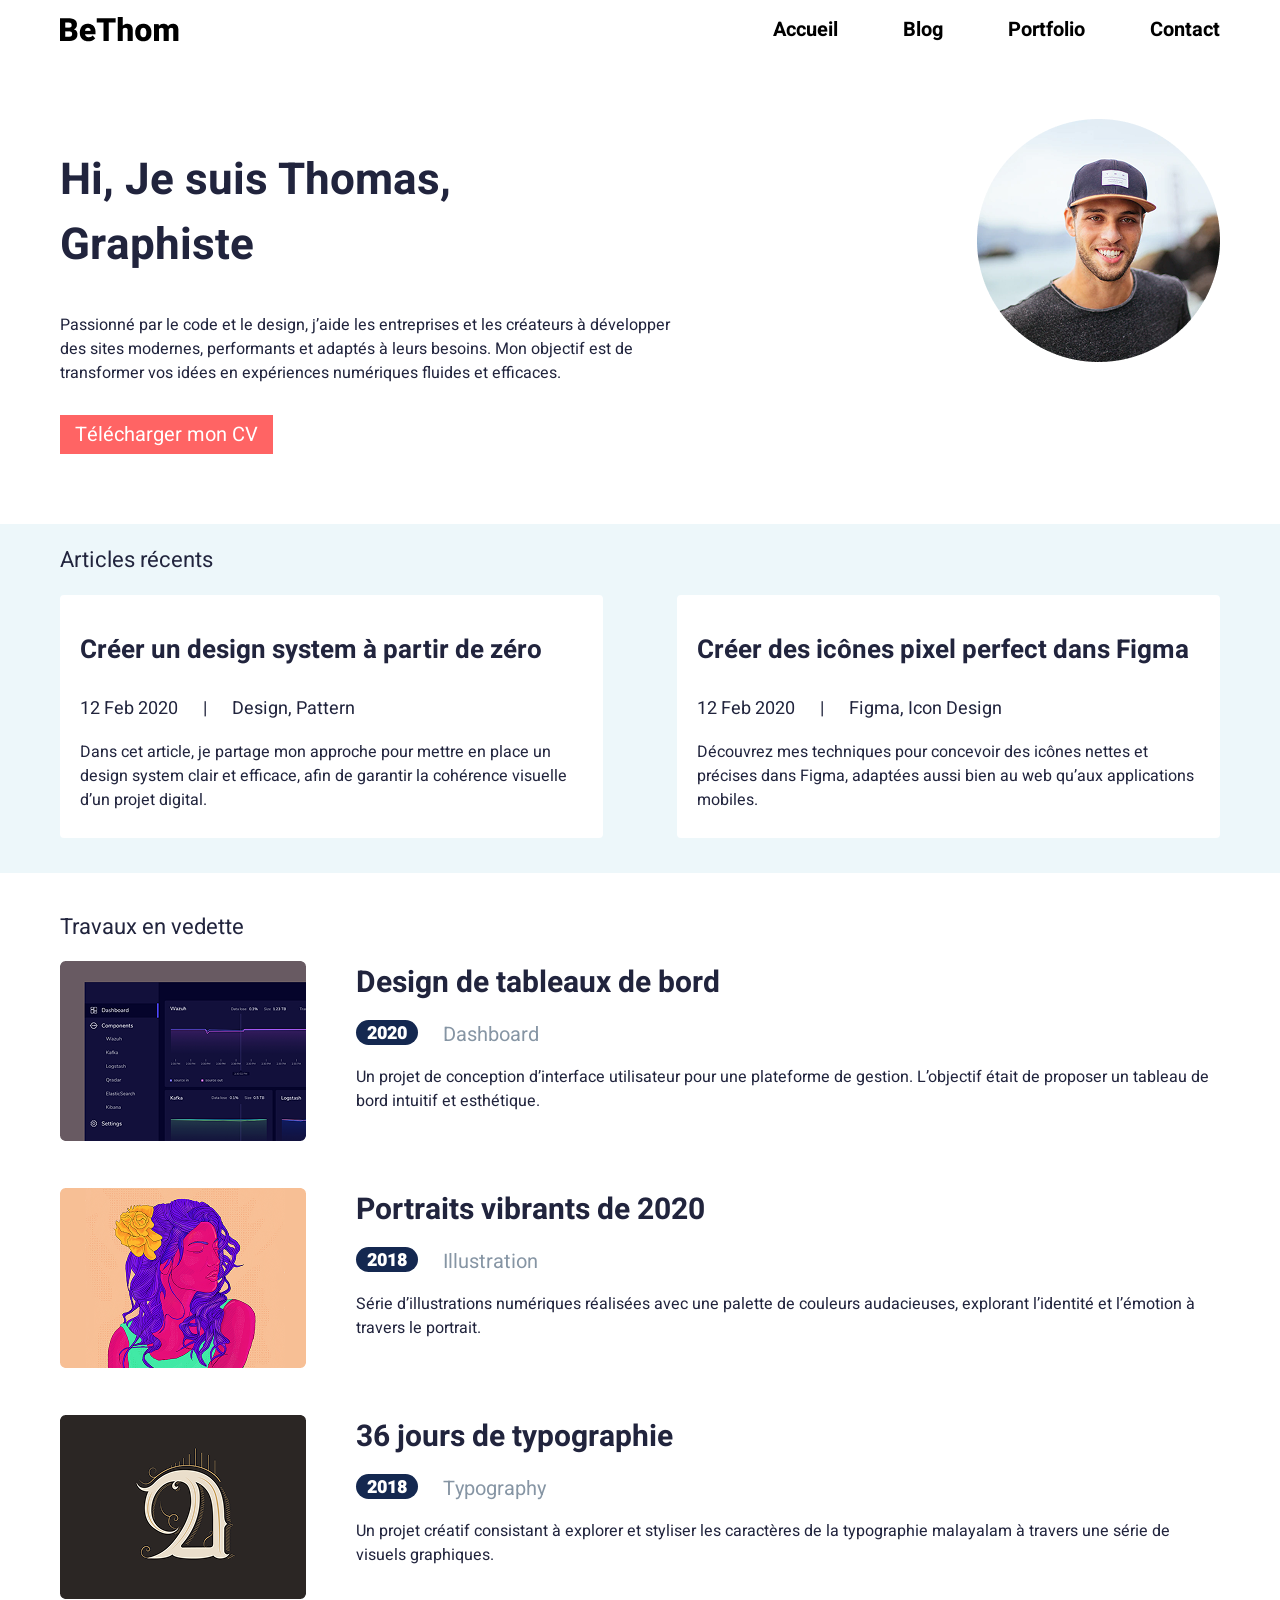
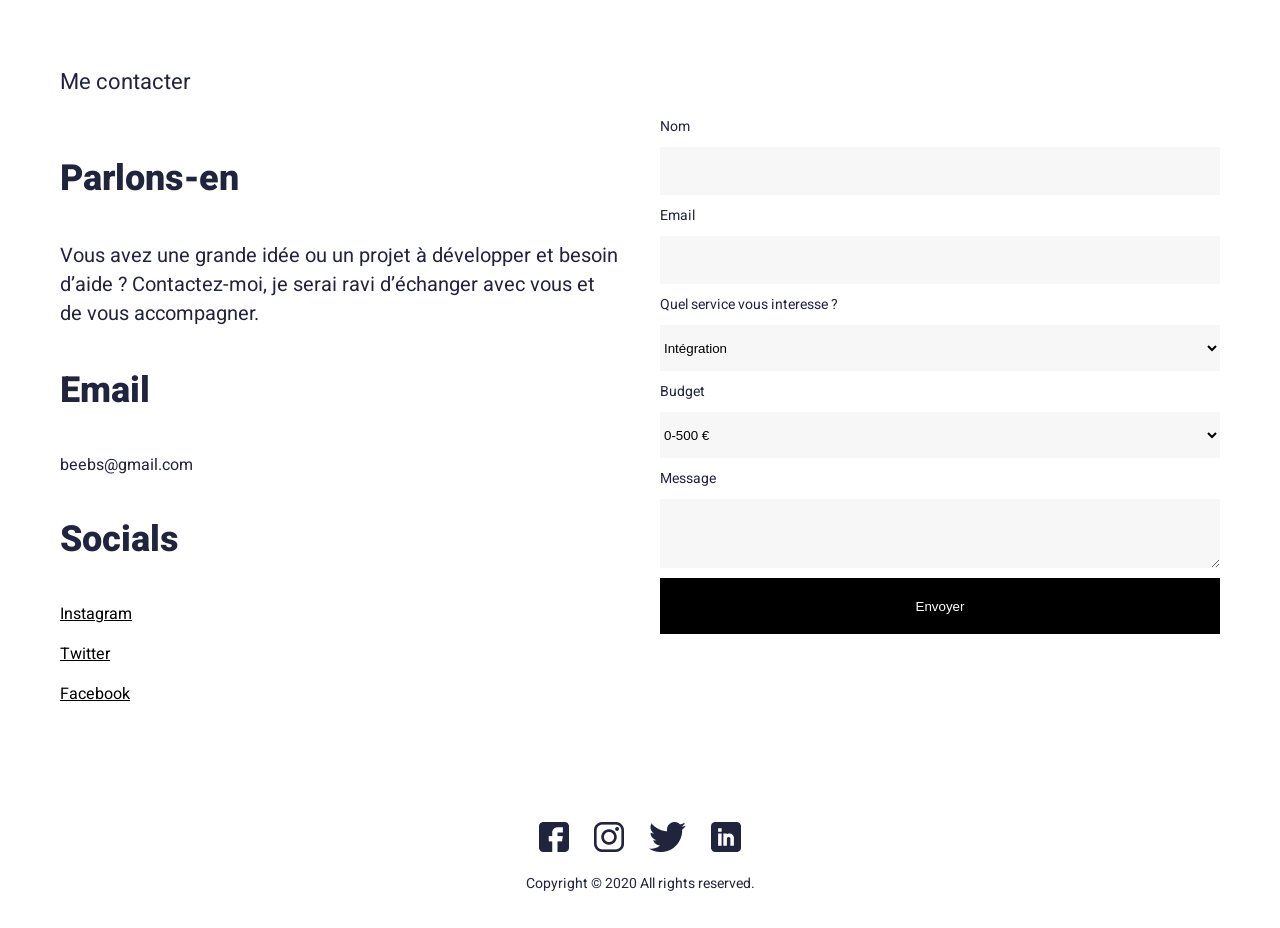
<file: index.html>
<!DOCTYPE html>
<html lang="fr">

    <head>
        <meta charset="UTF-8">
        <meta name="viewport" content="width=device-width, initial-scale=1.0">
        <title>Portfolio de Thomas</title>
        <link rel="stylesheet" href="style.css"/>
        <link rel="preconnect" href="https://fonts.googleapis.com">
        <link rel="preconnect" href="https://fonts.gstatic.com" crossorigin>
        <link href="https://fonts.googleapis.com/css2?family=Heebo:wght@100..900&display=swap" rel="stylesheet">
    </head>

    <body>
        <nav>
            
            <img src="image/BeThom.png" alt="Logo de BeThom"/>

            <div id="nav-links">
                <a class="nav-link" href="index.html">Accueil</a>
                <a class="nav-link" href="#blog">Blog</a>
                <a class="nav-link" href="#projets">Portfolio</a>
                <a class="nav-link" href="#contact">Contact</a>
                <a class="nav-link" href="#" id="menu-button"><img src="image/menu.png" alt="Menu"/></a>
            </div>
        </nav>
    <header>

        <div id="header-content">
            <h1>Hi, Je suis Thomas,<br> Graphiste</h1>

                <p id="subtitle">Passionné par le code et le design, j’aide les entreprises et les créateurs à développer des sites modernes, performants et adaptés à leurs besoins. 
                    Mon objectif est de transformer vos idées en expériences numériques fluides et efficaces.</p>
                    <a href="#" id="button-cv">Télécharger mon CV</a>
        </div>
        <div>
            <img src="image/photo.png" alt="Photo de Thomas"/>
        </div>
    </header>

<section id="blog">
    <div id="blog-content">
    <h2>Articles récents</h2>

    <div id="articles">
            <article class="article-blog">
                <h3 class="article-title">Créer un design system à partir de zéro</h3>
                <p class="date-categorie">
                    <span>12 Feb 2020</span>
                    <span>|</span>
                    <span>Design, Pattern</span>
                </p>
                <p class="article-description">Dans cet article, je partage mon approche pour mettre en place un design system clair et efficace, 
                afin de garantir la cohérence visuelle d’un projet digital.</p>
            </article>
        
            <article class="article-blog">
                <h3 class="article-title">Créer des icônes pixel perfect dans Figma</h3>
                <p class="date-categorie">
                    <span>12 Feb 2020</span>
                    <span>|</span>
                    <span>Figma, Icon Design</span>
                </p>
                <p class="article-description">Découvrez mes techniques pour concevoir des icônes nettes et précises dans Figma,
                    adaptées aussi bien au web qu’aux applications mobiles.</p>
                    </article>
                 </div>
                </div>
            </section>

            <section id="projets">

                <h2>Travaux en vedette</h2>

                <article class="projets">
                    <div>
                        <img src="image/Projet1.png" alt="Design de tableaux de bord" class="projet-image"/>
                    </div>
                    <div>
                        <h3 class="projet-title">Design de tableaux de bord</h3>
                        <div class="date-type">
                            <span class="projet-date">2020</span>
                            <span class="projet-type">Dashboard</span>
                        </div>

                        <p class="projet-description">Un projet de conception d’interface utilisateur pour une plateforme de gestion.
                            L’objectif était de proposer un tableau de bord intuitif et esthétique.</p>
                    </div>
                </article>  
                <article class="projets">
                    <div>
                        <img src="image/Projet2.png" alt="Portraits vibrants de 2020" class="projet-image"/>
                    </div>
                    <div>
                        <h3 class="projet-title">Portraits vibrants de 2020</h3>
                        <div class="date-type">
                            <span class="projet-date">2018</span>
                            <span class="projet-type">Illustration</span>
                        </div>

                        <p class="projet-description">Série d’illustrations numériques réalisées avec une palette de couleurs audacieuses, explorant l’identité et l’émotion à travers le portrait.</p>
                    </div>
                </article>  
                <article class="projets">
                    <div>
                        <img src="image/Projet3.png" alt="36 jours de typographie" class="projet-image"/>
                    </div>
                    <div>
                        <h3 class="projet-title">36 jours de typographie</h3>
                        <div class="date-type">
                            <span class="projet-date">2018</span>
                            <span class="projet-type">Typography</span>
                        </div>

                        <p class="projet-description">Un projet créatif consistant à explorer et styliser les caractères de la typographie malayalam à travers une série de visuels graphiques.</p>
                    </div>
                </article>

            </section>

            <section id="contact">
            <h2>Me contacter</h2>

            <div id="contact-content">
                <div id="coordonnes">
                        <h3 class="contact-title">Parlons-en</h3>
                        <p id="contact-intro">Vous avez une grande idée ou un projet à développer et besoin d’aide ?
                        Contactez-moi, je serai ravi d’échanger avec vous et de vous accompagner.</p>
                        
                        <h3 class="contact-title">Email</h3>
                        <p id="contact-email">beebs@gmail.com</p>

                        <h3 class="contact-title">Socials</h3>

                        <p><a class="socials-link" href="https://www.instagram.com" target="_blank">Instagram</a></p>
                        <p><a class="socials-link" href="https://www.x.com" target="_blank">Twitter</a></p>
                        <p><a class="socials-link" href="https://www.facebook.com" target="_blank">Facebook</a></p>
                </div>

                <form>
                  <label for="name">Nom</label>
                    <input type="text" name="name" id="name" />

                    <label for="email">Email</label>
                    <input type="email" name="email" id="email" />

                    <label for="service">Quel service vous interesse ?</label>
                    <select name="service" id="service">
                        <option value="Intégration">Intégration</option>
                        <option value="Maquette">Maquette</option>
                        <option value="Typographie">Typographie</option>
                    </select>
                    
                    <label for="budget">Budget</label>
                    <select name="budget" id="budget">
                        <option value="0 - 500€">0-500 €</option>
                        <option value="500 - 1000€">500-1000 €</option>
                        <option value="2000 et +">2000 et + €</option>
                    </select>
                    
                    <label for="message">Message</label>
                    <textarea name="message" id="message" rows="5"></textarea>

                    <button>Envoyer</button>
                   
                </form>
            </div>
        </section>

        <footer>
            <div id="icon-socials">
<a href="#" target="blank"><img src="image/fb.png" alt="Facebook"/></a>
<a href="#" target="blank"><img src="image/instagram.png" alt="Instagram"/></a>
<a href="#" target="blank"><img src="image/twitter.png" alt="Twitter"/></a>
<a href="#" target="blank"><img src="image/linkedin.png" alt="LinkedIn"/></a>

            </div>
            <p id="copyright">Copyright © 2020 All rights reserved.</p>
        </footer>
</body>
</html>
</file>
<file: style.css>
/******générale*****/


body{
    font-family: "Heebo", sans-serif;
    margin: 0;
    color: #21243D
    
}
nav {
    display: flex;
    justify-content: space-between;
    align-items: center;
    max-width: 1200px;
    padding-left: 20px;
    padding-right: 20px;
    box-sizing: border-box;
    margin: 15px auto 0 auto;
}

#nav-links {
        display: flex;
        gap: 65px;
    }

.nav-link {color:  #000000;
    text-decoration: none;
    font-weight: 700;
    font-size: 20px;}

#menu-button {
    display: none;
}

header {
    display: flex;
    justify-content: space-between;
    max-width: 1200px;
    padding-left: 20px;
    padding-right: 20px;
    box-sizing: border-box;
    margin: 75px auto;
}

#header-content {
    width: 630px;
}

h1 {
    font-weight: 700;
    font-size: 44px;
    margin-bottom: 0;
}

#button-cv {
    background-color: #FF6464;
    color: #FFFFFF;
    text-decoration: none;
    font-size: 20px;
    padding: 5px 15px;
}

#subtitle{
    font-size: 16px;
    margin: 35pX 0;

}

#blog
 {
    background-color: #EDF7FA;
    padding-bottom: 35px;
    
}

#blog-content{
    max-width: 1200px;
    padding-left: 20px;
    padding-right: 20px;
    box-sizing: border-box;
    margin: auto;
}

h2 {
    font-weight: 400;
    font-size: 22px;
    padding-top: 20px;
}

#articles {
    display: flex;
    justify-content: space-between;
}

.article-blog {
    background-color: #FFFFFF;
    border-radius: 4px;
    width: 543px;
    max-width: 48%;
    padding: 10px 20px;
    box-sizing: border-box;
}

.article-title {
    font-size: 26px;
}

.date-categorie {
    font-size: 18px;
    display: flex;
    gap: 25px;
}

.article-description {
    font-size: 16px;
}

#projets {
    max-width: 1200px;
    padding-left: 20px;
    padding-right: 20px;
    box-sizing: border-box;
    margin: auto;
}

article.projets {
    display: flex;
    gap: 50px;
    margin-bottom: 40px;
}

h3.projet-title {
    font-weight: 700;
    font-size: 30px;
    margin: 0 0 15px 0;
}

.date-type {
    display: flex;
    gap: 25px;
}

span.projet-date {
    background-color: #142850;
    border-radius: 16px;
    color: #FFFFFF;
    font-weight: 900;
    font-size: 18px;
    width: 62px;
    height: 25px;
    text-align: center;
}

.projet-type {
    color: #8695A4;
    font-size: 20px;
}

.projet-description {
    font-size: 16px;
}
#coordonnes {
    flex: 1;
}

#contact-content {
    display: flex;
    gap: 40px;
}

#contact {
    max-width: 1200px;
    padding-left: 20px;
    padding-right: 20px;
    box-sizing: border-box;
    margin: auto;
}

.contact-title {
    font-weight: 800;
    font-size: 36px;
}

#contact-intro {
    font-size: 20px;
}

#contact-email {
    font-size: 16px;
}

.socials-link {
    font-size: 16px;
    color: #000000;
}

form {
    display: flex;
    flex-direction: column;
    flex: 1;
    gap: 10px;
}

label {
    font-size: 14px;
}

input, select, textarea {
    background-color: #F7F7F7;
    border: none;
    height: 46px;
}

textarea#message {
    height: 65px;
}

button {
    background-color: #000000;
    color:  white;
    border: none;
    height: 56px;
}
footer {
    padding-top: 100px;
    text-align: center;
    padding-bottom: 20px;
}

#icon-socials {
    display: flex;
    justify-content: center;
    gap: 25px;
}

#copyright {
    font-size: 14px;
    color: #21243D;
}


@media (max-width: 700px) {

    .nav-link {
        display: none;
    }

    #menu-button {
        display: block;
    }

    header {
        flex-direction: column-reverse;
        text-align: center;
    }

    #header-content {
        width: 100%;
    }

    h2 {text-align: center;
    }

    #articles {
        flex-direction: column;
        gap: 20px;
    }

    .articlke-blog {
        max-width: none;
        width: 100%;
    }

.date-categorie {
    gap: 5px;
    }

   .projets {
    flex-direction: column;
   }

    .projet-image {width:100%;
    }

    #coordonnes {
        display: none;
    }
}
</file>
